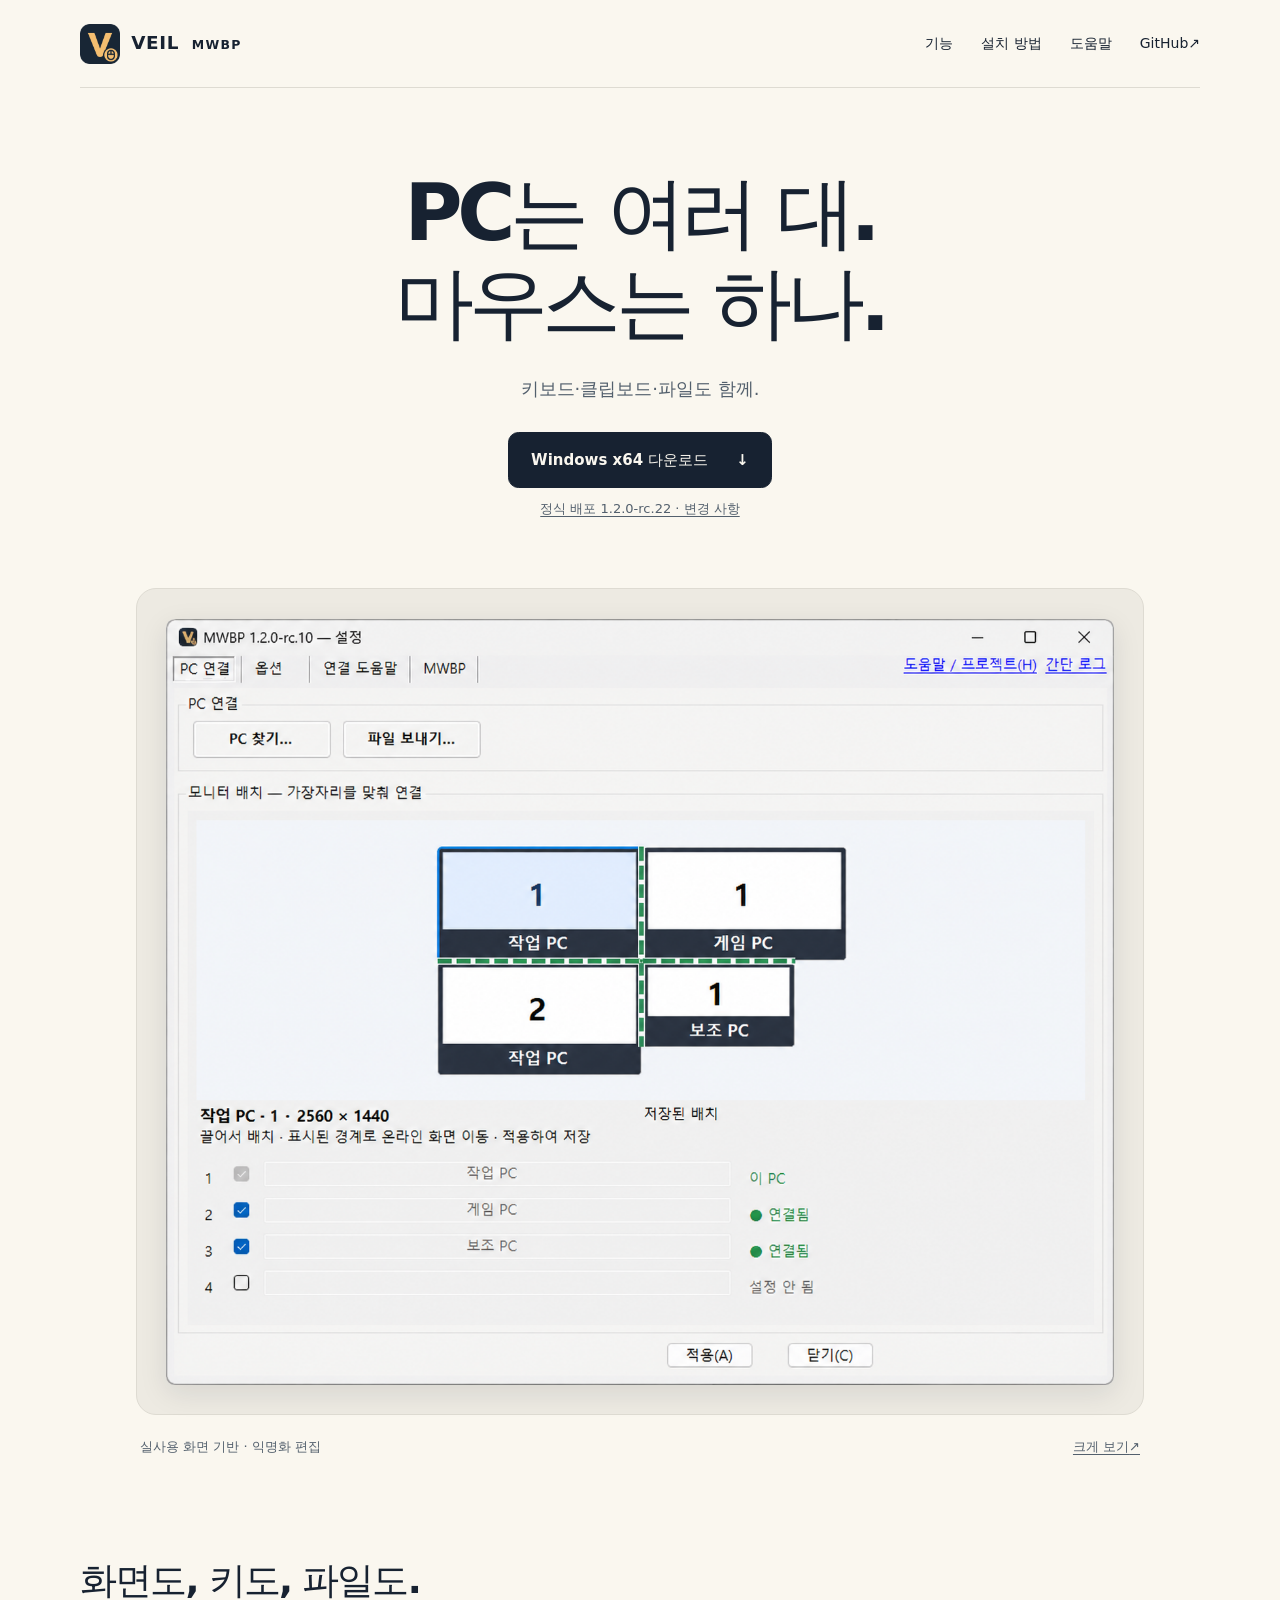
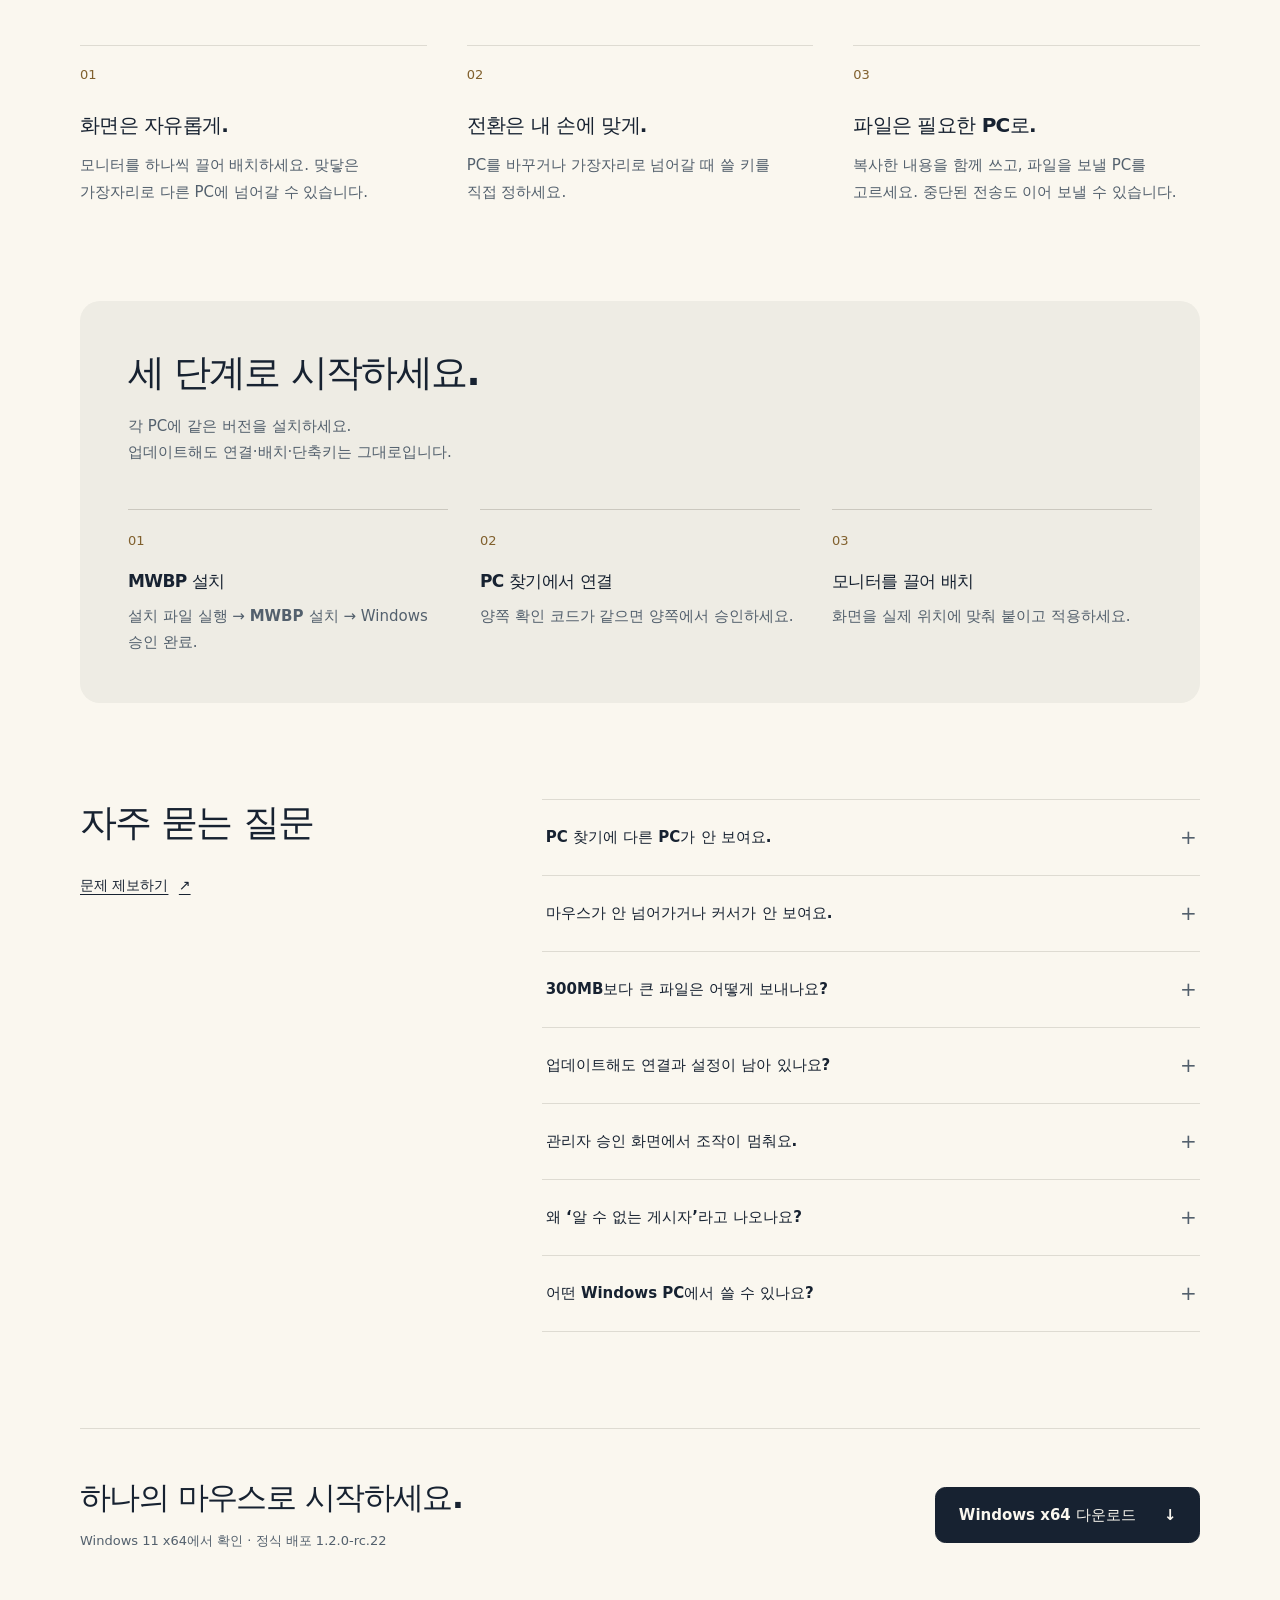
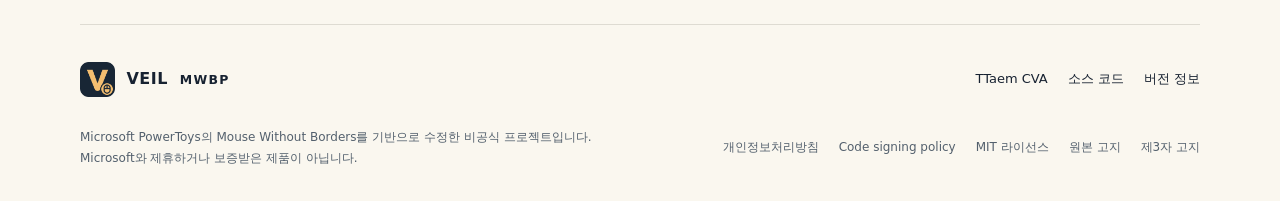
<file: docs/index.html>
<!doctype html>
<html lang="ko">
<head>
  <meta charset="utf-8">
  <meta name="viewport" content="width=device-width, initial-scale=1">
  <meta name="description" content="VEIL MWBP — 마우스와 키보드 하나로 여러 Windows PC를 연결하세요. 모니터별 자유 배치, 클립보드 공유, 파일 보내기. EXE 하나로 설치하고 기존 설정은 그대로.">
  <meta name="theme-color" content="#172231">
  <title>VEIL MWBP — PC는 여러 대. 마우스는 하나.</title>
  <meta property="og:title" content="VEIL MWBP — PC는 여러 대. 마우스는 하나.">
  <meta property="og:description" content="실제 화면으로 만나는 Windows PC 입력 공유. 모니터를 배치하고, PC를 오가고, 파일을 보내세요.">
  <meta property="og:type" content="website">
  <meta property="og:image" content="https://ttaem00.github.io/CVA-VEIL-Mouse_Without_Border_Plus/assets/mwbp-settings-anonymized.png">
  <link rel="icon" href="assets/veil.ico?v=rc10" type="image/x-icon">
  <link rel="stylesheet" href="styles.css?v=product-3">
</head>
<body>
  <a class="skip-link" href="#main">본문으로 건너뛰기</a>
  <header class="site-header wrap">
    <a class="brand" href="#" aria-label="VEIL MWBP 처음으로"><img src="assets/veil.png?v=rc10" width="512" height="512" alt=""><span>VEIL <span class="brand-product">MWBP</span></span></a>
    <nav aria-label="제품 안내"><a href="#features">기능</a><a href="#start">설치 방법</a><a href="#help">도움말</a><a href="https://github.com/ttaem00/CVA-VEIL-Mouse_Without_Border_Plus">GitHub <span aria-hidden="true">↗</span></a></nav>
  </header>
  <main id="main" tabindex="-1">
    <section class="hero wrap">
      <div class="hero-copy">
        <h1>PC는 여러 대.<br>마우스는 하나.</h1>
        <p class="lead">키보드·클립보드·파일도 함께.</p>
        <div class="actions"><a class="button primary" href="https://github.com/ttaem00/CVA-VEIL-Mouse_Without_Border_Plus/releases/download/mwb-v1.2.0-rc.22/VEIL-MWBP-Setup.exe">Windows x64 다운로드 <span aria-hidden="true">↓</span></a></div>
        <a class="release-note" href="https://github.com/ttaem00/CVA-VEIL-Mouse_Without_Border_Plus/releases/tag/mwb-v1.2.0-rc.22" aria-label="정식 배포 1.2.0-rc.22 · 변경 사항 — 다운로드 파일 정보">정식 배포 1.2.0-rc.22 · 변경 사항</a>
      </div>
    </section>
    <figure class="product-shot wrap">
        <a class="screenshot-link" href="assets/mwbp-settings-anonymized.png" target="_blank" rel="noopener" aria-label="PC 이름을 익명화한 MWBP 설정 화면 편집본을 새 탭에서 크게 보기"><img src="assets/mwbp-settings-anonymized.png" width="1394" height="1128" alt="MWBP 1.2.0-rc.10 실사용 화면 기반 익명화 편집본. 작업 PC의 모니터 두 개와 게임 PC·보조 PC의 화면을 배치하고 연결 상태를 확인합니다." fetchpriority="high"></a>
        <figcaption><span>실사용 화면 기반 · 익명화 편집</span><a href="assets/mwbp-settings-anonymized.png" target="_blank" rel="noopener">크게 보기 <span aria-hidden="true">↗</span><span class="visually-hidden"> — 설정 화면, 새 탭</span></a></figcaption>
    </figure>
    <section id="features" class="features wrap" aria-labelledby="features-title">
      <h2 id="features-title">화면도, 키도, 파일도.</h2>
      <div class="feature-grid">
        <article><span class="feature-number" aria-hidden="true">01</span><h3>화면은 자유롭게.</h3><p>모니터를 하나씩 끌어 배치하세요. 맞닿은 가장자리로 다른 PC에 넘어갈 수 있습니다.</p></article>
        <article><span class="feature-number" aria-hidden="true">02</span><h3>전환은 내 손에 맞게.</h3><p>PC를 바꾸거나 가장자리로 넘어갈 때 쓸 키를 직접 정하세요.</p></article>
        <article><span class="feature-number" aria-hidden="true">03</span><h3>파일은 필요한 PC로.</h3><p>복사한 내용을 함께 쓰고, 파일을 보낼 PC를 고르세요. 중단된 전송도 이어 보낼 수 있습니다.</p></article>
      </div>
    </section>
    <section id="start" class="section setup wrap" aria-labelledby="start-title">
      <div class="section-heading"><h2 id="start-title">세 단계로 시작하세요.</h2><p>각 PC에 같은 버전을 설치하세요.<br>업데이트해도 연결·배치·단축키는 그대로입니다.</p></div>
      <ol class="steps">
        <li><span class="step-number" aria-hidden="true">01</span><div><h3>MWBP 설치</h3><p>설치 파일 실행 → <strong>MWBP 설치</strong> → Windows 승인 완료.</p></div></li>
        <li><span class="step-number" aria-hidden="true">02</span><div><h3>PC 찾기에서 연결</h3><p>양쪽 확인 코드가 같으면 양쪽에서 승인하세요.</p></div></li>
        <li><span class="step-number" aria-hidden="true">03</span><div><h3>모니터를 끌어 배치</h3><p>화면을 실제 위치에 맞춰 붙이고 적용하세요.</p></div></li>
      </ol>
    </section>
    <section id="help" class="section help wrap" aria-labelledby="help-title">
      <div class="section-heading"><h2 id="help-title">자주 묻는 질문</h2><a class="text-link" href="https://github.com/ttaem00/CVA-VEIL-Mouse_Without_Border_Plus/issues">문제 제보하기 <span aria-hidden="true">↗</span></a></div>
      <div class="faq">
        <details><summary>PC 찾기에 다른 PC가 안 보여요.</summary><p>두 PC에서 MWBP를 켜고, Windows 방화벽에서 MWBP의 네트워크 사용을 허용했는지 확인하세요. 계속 보이지 않으면 <strong>PC 찾기</strong>에 상대 PC 이름이나 IPv4 주소를 입력하세요.</p><p>연결할 때는 양쪽 화면의 확인 코드가 같은지 확인한 뒤 양쪽에서 승인하세요.</p></details>
        <details><summary>마우스가 안 넘어가거나 커서가 안 보여요.</summary><p>마우스·키보드가 다른 PC에 묶여 클릭할 수 없다면, 장치가 직접 연결된 PC에서 <strong>Ctrl+Alt+Backspace</strong>를 눌러 그 PC로 긴급 복귀하세요. 단축키를 꺼도 사용할 수 있으며 재연결 완료를 기다리지 않습니다. Windows나 장치가 키 입력 자체를 전달하지 않는 장애까지 복구한다고 보장하지는 않습니다.</p><p>클릭할 수 있다면 <strong>PC 연결 → 마우스 입력 복구</strong>로 입력 처리와 연결을 다시 시작할 수 있습니다. 공유가 잠시 끊기며 연결·배치·전환 키·커서 설정은 유지됩니다.</p><p>전체 화면 게임에서도 전환 키로 넘어가려면 <strong>옵션 → 전체 화면 앱에서 화면 전환 차단</strong>을 끄세요. 연결된 PC에도 같은 설정이 적용됩니다.</p><p>버튼으로 해결되지 않는 지연도 있습니다. <strong>Windows 커서 사용</strong>은 이 PC의 대체 커서만 끄며, Windows 마우스 키·숫자패드·PC 전환 설정은 바꾸지 않습니다.</p></details>
        <details><summary>300MB보다 큰 파일은 어떻게 보내나요?</summary><p>큰 파일은 <strong>파일 보내기…</strong> 메뉴에서 받을 PC와 파일을 골라 보내세요. 드래그로도 보낼 수 있습니다. 양쪽 PC에 같은 버전을 설치하고 파일 전송을 허용해야 합니다.</p><p>기본으로 켜진 <strong>자동 전송 300MB 제한</strong>은 복사한 파일 하나가 300MB를 넘을 때 자동 공유를 막는 설정입니다. 정확히 300MB인 파일은 허용하며, 파일 전송 전체의 크기 제한은 아닙니다.</p></details>
        <details><summary>업데이트해도 연결과 설정이 남아 있나요?</summary><p>기존 연결·모니터 배치·단축키·전송 기록과 로그인 시 자동 실행 선택을 유지합니다. 새로 설치할 때는 자동 실행이 기본으로 켜집니다.</p><p>설치된 버전은 설정 창 제목이나 <strong>정보</strong>에서 확인하세요.</p></details>
        <details><summary>관리자 승인 화면에서 조작이 멈춰요.</summary><p>조작을 받는 PC에서 설정을 열고 <strong>MWBP</strong> 탭의 <strong>설치 복구…</strong> 버튼을 누르세요. Windows 승인은 그 PC에서 직접 진행하세요.</p><p>이 설정은 연결된 PC가 관리자 화면을 조작하도록 허용합니다. 같은 Windows 계정의 다른 앱이 이 권한을 악용할 수도 있습니다. Windows 정책으로 허용되지 않아도 일반 마우스 공유와 파일 전송은 사용할 수 있습니다.</p></details>
        <details><summary>왜 ‘알 수 없는 게시자’라고 나오나요?</summary><p>설치 파일에 제작자를 확인하는 디지털 서명이 없기 때문입니다. Windows가 게시자를 확인하지 못해 표시하는 안내입니다.</p><p>설치 전에 <a href="https://github.com/ttaem00/CVA-VEIL-Mouse_Without_Border_Plus/releases/tag/mwb-v1.2.0-rc.22">다운로드 파일 정보</a>에서 파일 이름과 출처를 확인하세요.</p></details>
        <details><summary>어떤 Windows PC에서 쓸 수 있나요?</summary><p>Windows 11 64비트(x64)에서 동작을 확인했습니다. 다른 Windows 구성과 ARM64에서는 동작을 확인하지 않았습니다.</p><p>PowerToys나 .NET은 따로 설치하지 않아도 됩니다. 설치 후 바탕화면이나 시작 메뉴에서 <strong>VEIL MWBP</strong>를 찾아 실행하세요.</p></details>
      </div>
    </section>
    <section id="download" class="download-section wrap" aria-labelledby="download-title"><div><h2 id="download-title">하나의 마우스로 시작하세요.</h2><p>Windows 11 x64에서 확인 · 정식 배포 1.2.0-rc.22</p></div><a class="button primary" href="https://github.com/ttaem00/CVA-VEIL-Mouse_Without_Border_Plus/releases/download/mwb-v1.2.0-rc.22/VEIL-MWBP-Setup.exe">Windows x64 다운로드 <span aria-hidden="true">↓</span></a></section>
  </main>
  <footer class="site-footer wrap">
    <div class="footer-top"><a class="brand" href="#" aria-label="VEIL MWBP 처음으로"><img src="assets/veil.png?v=rc10" width="512" height="512" alt=""><span>VEIL <span class="brand-product">MWBP</span></span></a><nav aria-label="프로젝트"><a href="https://ttaem.com">TTaem CVA</a><a href="https://github.com/ttaem00/CVA-VEIL-Mouse_Without_Border_Plus">소스 코드</a><a href="https://github.com/ttaem00/CVA-VEIL-Mouse_Without_Border_Plus/releases/tag/mwb-v1.2.0-rc.22">버전 정보</a></nav></div>
    <div class="footer-bottom"><p>Microsoft PowerToys의 Mouse Without Borders를 기반으로 수정한 비공식 프로젝트입니다.<br>Microsoft와 제휴하거나 보증받은 제품이 아닙니다.</p><nav aria-label="라이선스와 고지"><a href="privacy.html">개인정보처리방침</a><a href="code-signing-policy.html">Code signing policy</a><a href="https://github.com/ttaem00/CVA-VEIL-Mouse_Without_Border_Plus/blob/main/LICENSE">MIT 라이선스</a><a href="https://github.com/ttaem00/CVA-VEIL-Mouse_Without_Border_Plus/blob/main/NOTICE.md">원본 고지</a><a href="https://github.com/ttaem00/CVA-VEIL-Mouse_Without_Border_Plus/blob/main/VEIL-%20MWBP/THIRD-PARTY-NOTICES.txt">제3자 고지</a></nav></div>
  </footer>
</body>
</html>
</file>
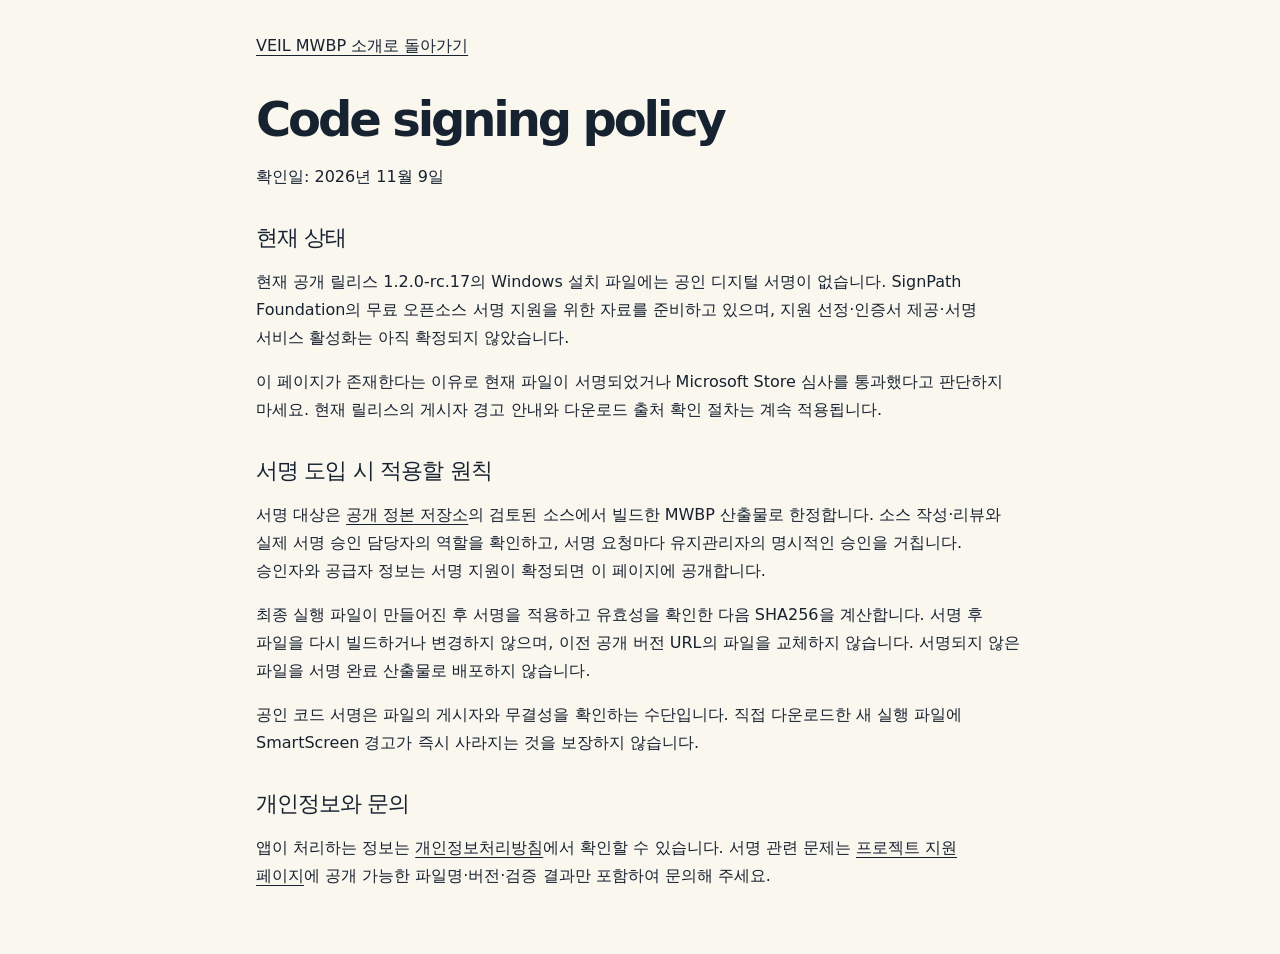
<file: docs/code-signing-policy.html>
<!doctype html>
<html lang="ko">
<head>
  <meta charset="utf-8">
  <meta name="viewport" content="width=device-width, initial-scale=1">
  <title>Code signing policy · VEIL MWBP</title>
  <meta name="description" content="MWBP의 현재 미서명 상태와 릴리스 서명 승인·검증 원칙.">
  <link rel="stylesheet" href="styles.css">
  <link rel="icon" href="assets/veil.ico">
  <style>
    .policy { width: min(48rem, calc(100% - 2rem)); margin: 2rem auto 4rem; }
    .policy h1 { margin-top: 2rem; font-size: clamp(2rem, 6vw, 3rem); }
    .policy h2 { margin-top: 2rem; font-size: 1.4rem; }
    .policy p { margin-top: 1rem; }
  </style>
</head>
<body>
  <a class="skip-link" href="#main">본문으로 건너뛰기</a>
  <main id="main" class="policy" tabindex="-1">
    <a href="./">VEIL MWBP 소개로 돌아가기</a>
    <h1>Code signing policy</h1>
    <p>확인일: 2026년 11월 9일</p>
    <h2>현재 상태</h2>
    <p>현재 공개 릴리스 1.2.0-rc.17의 Windows 설치 파일에는 공인 디지털 서명이 없습니다. SignPath Foundation의 무료 오픈소스 서명 지원을 위한 자료를 준비하고 있으며, 지원 선정·인증서 제공·서명 서비스 활성화는 아직 확정되지 않았습니다.</p>
    <p>이 페이지가 존재한다는 이유로 현재 파일이 서명되었거나 Microsoft Store 심사를 통과했다고 판단하지 마세요. 현재 릴리스의 게시자 경고 안내와 다운로드 출처 확인 절차는 계속 적용됩니다.</p>
    <h2>서명 도입 시 적용할 원칙</h2>
    <p>서명 대상은 <a href="https://github.com/ttaem00/CVA-VEIL-Mouse_Without_Border_Plus">공개 정본 저장소</a>의 검토된 소스에서 빌드한 MWBP 산출물로 한정합니다. 소스 작성·리뷰와 실제 서명 승인 담당자의 역할을 확인하고, 서명 요청마다 유지관리자의 명시적인 승인을 거칩니다. 승인자와 공급자 정보는 서명 지원이 확정되면 이 페이지에 공개합니다.</p>
    <p>최종 실행 파일이 만들어진 후 서명을 적용하고 유효성을 확인한 다음 SHA256을 계산합니다. 서명 후 파일을 다시 빌드하거나 변경하지 않으며, 이전 공개 버전 URL의 파일을 교체하지 않습니다. 서명되지 않은 파일을 서명 완료 산출물로 배포하지 않습니다.</p>
    <p>공인 코드 서명은 파일의 게시자와 무결성을 확인하는 수단입니다. 직접 다운로드한 새 실행 파일에 SmartScreen 경고가 즉시 사라지는 것을 보장하지 않습니다.</p>
    <h2>개인정보와 문의</h2>
    <p>앱이 처리하는 정보는 <a href="privacy.html">개인정보처리방침</a>에서 확인할 수 있습니다. 서명 관련 문제는 <a href="https://github.com/ttaem00/CVA-VEIL-Mouse_Without_Border_Plus/issues">프로젝트 지원 페이지</a>에 공개 가능한 파일명·버전·검증 결과만 포함하여 문의해 주세요.</p>
  </main>
</body>
</html>
</file>
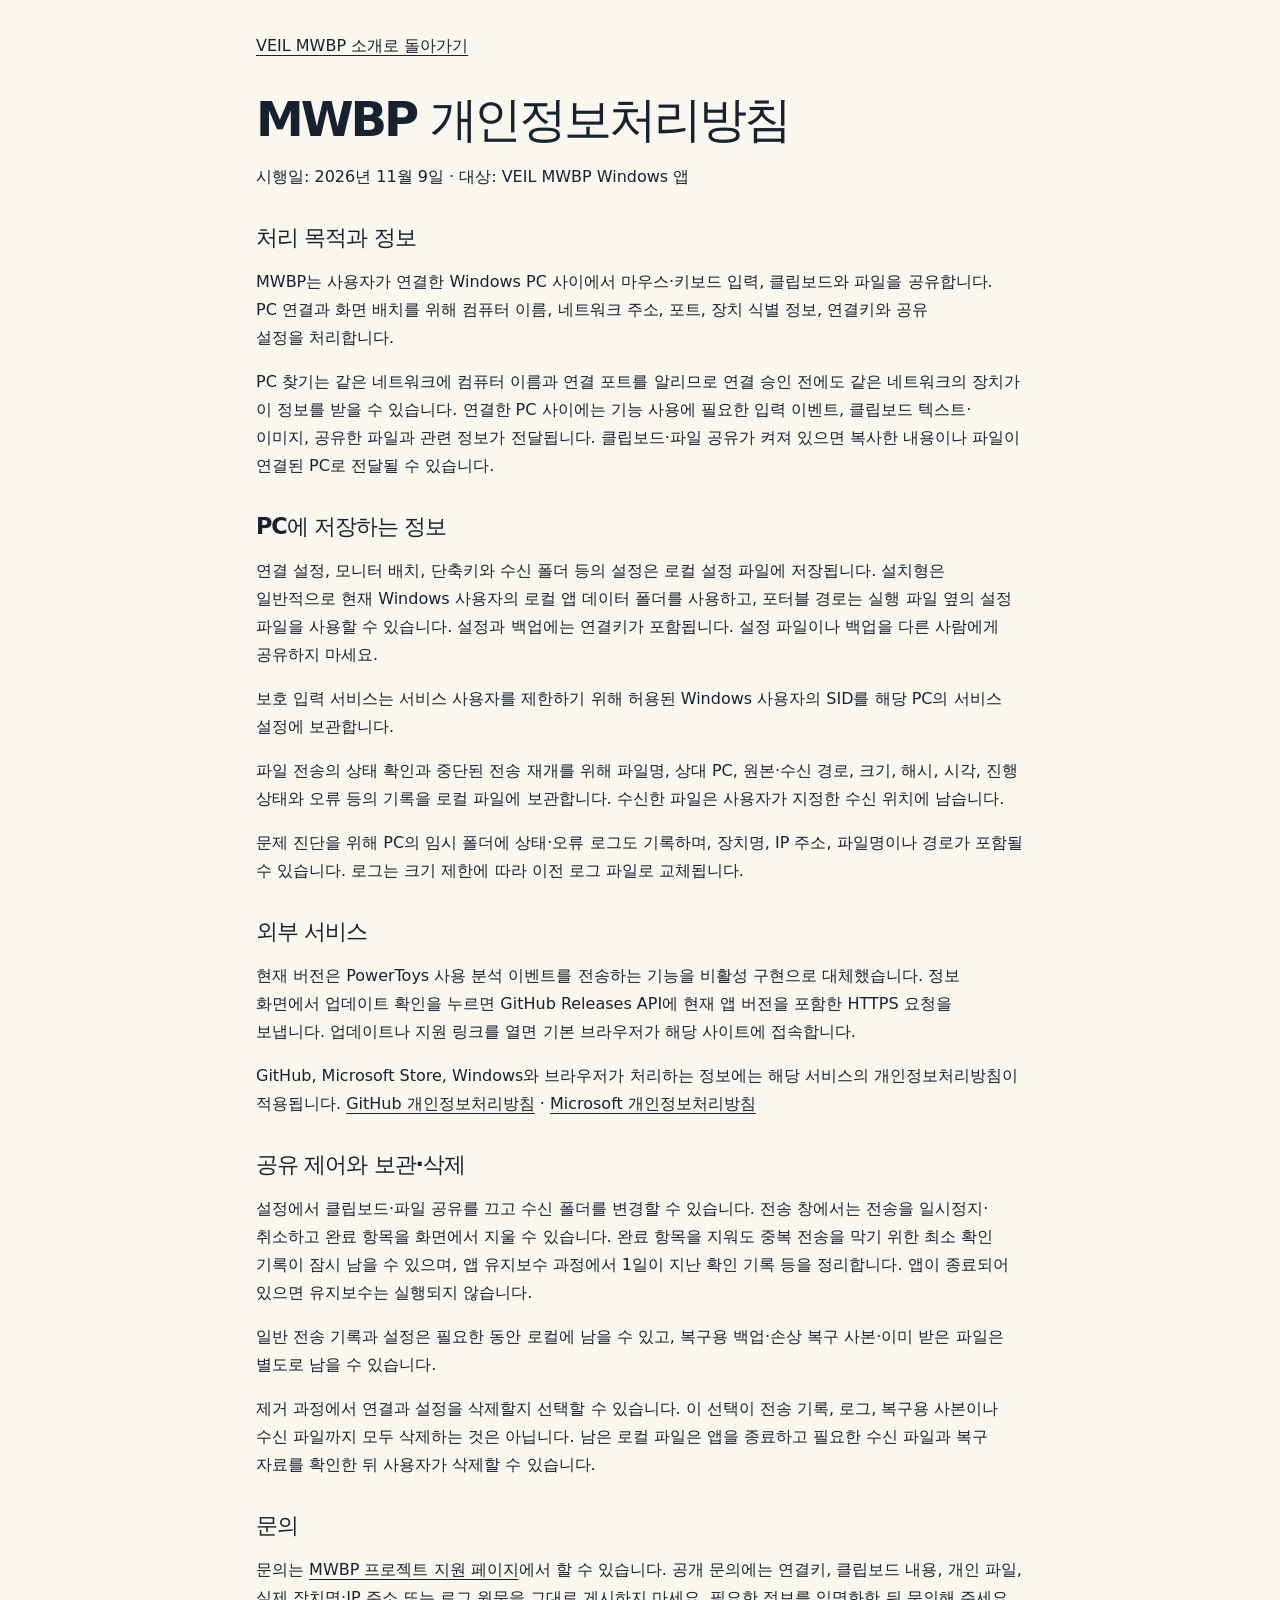
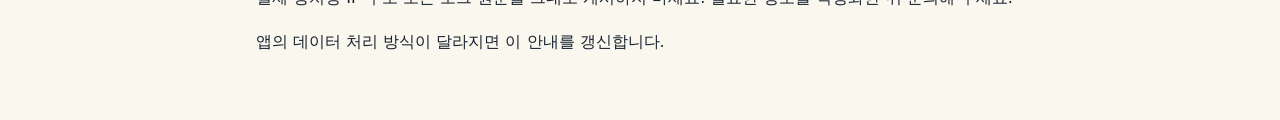
<file: docs/privacy.html>
<!doctype html>
<html lang="ko">
<head>
  <meta charset="utf-8">
  <meta name="viewport" content="width=device-width, initial-scale=1">
  <title>개인정보처리방침 · VEIL MWBP</title>
  <meta name="description" content="MWBP의 PC 간 공유, 로컬 설정과 전송 기록, 진단 로그, 업데이트 확인 및 삭제 범위 안내.">
  <link rel="stylesheet" href="styles.css">
  <link rel="icon" href="assets/veil.ico">
  <style>
    .policy { width: min(48rem, calc(100% - 2rem)); margin: 2rem auto 4rem; }
    .policy h1 { margin-top: 2rem; font-size: clamp(2rem, 6vw, 3rem); }
    .policy h2 { margin-top: 2rem; font-size: 1.4rem; }
    .policy p { margin-top: 1rem; }
  </style>
</head>
<body>
  <a class="skip-link" href="#main">본문으로 건너뛰기</a>
  <main id="main" class="policy" tabindex="-1">
    <a href="./">VEIL MWBP 소개로 돌아가기</a>
    <h1>MWBP 개인정보처리방침</h1>
    <p>시행일: 2026년 11월 9일 · 대상: VEIL MWBP Windows 앱</p>

    <h2>처리 목적과 정보</h2>
    <p>MWBP는 사용자가 연결한 Windows PC 사이에서 마우스·키보드 입력, 클립보드와 파일을 공유합니다. PC 연결과 화면 배치를 위해 컴퓨터 이름, 네트워크 주소, 포트, 장치 식별 정보, 연결키와 공유 설정을 처리합니다.</p>
    <p>PC 찾기는 같은 네트워크에 컴퓨터 이름과 연결 포트를 알리므로 연결 승인 전에도 같은 네트워크의 장치가 이 정보를 받을 수 있습니다. 연결한 PC 사이에는 기능 사용에 필요한 입력 이벤트, 클립보드 텍스트·이미지, 공유한 파일과 관련 정보가 전달됩니다. 클립보드·파일 공유가 켜져 있으면 복사한 내용이나 파일이 연결된 PC로 전달될 수 있습니다.</p>

    <h2>PC에 저장하는 정보</h2>
    <p>연결 설정, 모니터 배치, 단축키와 수신 폴더 등의 설정은 로컬 설정 파일에 저장됩니다. 설치형은 일반적으로 현재 Windows 사용자의 로컬 앱 데이터 폴더를 사용하고, 포터블 경로는 실행 파일 옆의 설정 파일을 사용할 수 있습니다. 설정과 백업에는 연결키가 포함됩니다. 설정 파일이나 백업을 다른 사람에게 공유하지 마세요.</p>
    <p>보호 입력 서비스는 서비스 사용자를 제한하기 위해 허용된 Windows 사용자의 SID를 해당 PC의 서비스 설정에 보관합니다.</p>
    <p>파일 전송의 상태 확인과 중단된 전송 재개를 위해 파일명, 상대 PC, 원본·수신 경로, 크기, 해시, 시각, 진행 상태와 오류 등의 기록을 로컬 파일에 보관합니다. 수신한 파일은 사용자가 지정한 수신 위치에 남습니다.</p>
    <p>문제 진단을 위해 PC의 임시 폴더에 상태·오류 로그도 기록하며, 장치명, IP 주소, 파일명이나 경로가 포함될 수 있습니다. 로그는 크기 제한에 따라 이전 로그 파일로 교체됩니다.</p>

    <h2>외부 서비스</h2>
    <p>현재 버전은 PowerToys 사용 분석 이벤트를 전송하는 기능을 비활성 구현으로 대체했습니다. 정보 화면에서 업데이트 확인을 누르면 GitHub Releases API에 현재 앱 버전을 포함한 HTTPS 요청을 보냅니다. 업데이트나 지원 링크를 열면 기본 브라우저가 해당 사이트에 접속합니다.</p>
    <p>GitHub, Microsoft Store, Windows와 브라우저가 처리하는 정보에는 해당 서비스의 개인정보처리방침이 적용됩니다. <a href="https://docs.github.com/en/site-policy/privacy-policies/github-general-privacy-statement">GitHub 개인정보처리방침</a> · <a href="https://privacy.microsoft.com/privacystatement">Microsoft 개인정보처리방침</a></p>

    <h2>공유 제어와 보관·삭제</h2>
    <p>설정에서 클립보드·파일 공유를 끄고 수신 폴더를 변경할 수 있습니다. 전송 창에서는 전송을 일시정지·취소하고 완료 항목을 화면에서 지울 수 있습니다. 완료 항목을 지워도 중복 전송을 막기 위한 최소 확인 기록이 잠시 남을 수 있으며, 앱 유지보수 과정에서 1일이 지난 확인 기록 등을 정리합니다. 앱이 종료되어 있으면 유지보수는 실행되지 않습니다.</p>
    <p>일반 전송 기록과 설정은 필요한 동안 로컬에 남을 수 있고, 복구용 백업·손상 복구 사본·이미 받은 파일은 별도로 남을 수 있습니다.</p>
    <p>제거 과정에서 연결과 설정을 삭제할지 선택할 수 있습니다. 이 선택이 전송 기록, 로그, 복구용 사본이나 수신 파일까지 모두 삭제하는 것은 아닙니다. 남은 로컬 파일은 앱을 종료하고 필요한 수신 파일과 복구 자료를 확인한 뒤 사용자가 삭제할 수 있습니다.</p>

    <h2>문의</h2>
    <p>문의는 <a href="https://github.com/ttaem00/CVA-VEIL-Mouse_Without_Border_Plus/issues">MWBP 프로젝트 지원 페이지</a>에서 할 수 있습니다. 공개 문의에는 연결키, 클립보드 내용, 개인 파일, 실제 장치명·IP 주소 또는 로그 원문을 그대로 게시하지 마세요. 필요한 정보를 익명화한 뒤 문의해 주세요.</p>
    <p>앱의 데이터 처리 방식이 달라지면 이 안내를 갱신합니다.</p>
  </main>
</body>
</html>
</file>
<file: docs/styles.css>
:root {
  color-scheme: light;
  --paper: #faf7ef; --ink: #172231; --muted: #53606d; --brass: #80602d; --line: #dedbd2;
  font-family: "Segoe UI", "Malgun Gothic", system-ui, sans-serif;
  font-synthesis: none; color: var(--ink); background: var(--paper);
}
* { box-sizing: border-box; }
body { margin: 0; line-height: 1.75; word-break: keep-all; overflow-wrap: anywhere; }
a { color: inherit; text-underline-offset: .25em; }
a:hover { text-decoration-thickness: .12em; }
:where(a, summary):focus-visible { outline: 3px solid var(--brass); outline-offset: 5px; border-radius: 3px; }
main:focus { outline: none; }
img { display: block; max-width: 100%; height: auto; }
h1, h2, h3, p, figure { margin: 0; }
h1, h2, h3 { text-wrap: balance; }
h1 { font-size: clamp(3rem, 1.75rem + 4vw, 5.5rem); line-height: 1.14; letter-spacing: -.065em; font-weight: 750; }
h2 { font-size: clamp(1.9rem, 1.35rem + 1.2vw, 2.65rem); line-height: 1.3; letter-spacing: -.05em; }
h3 { font-size: 1.25rem; line-height: 1.5; letter-spacing: -.035em; }
p { text-wrap: pretty; }
.wrap { width: min(70rem, calc(100% - 4rem)); margin-inline: auto; }
.visually-hidden { position: absolute; width: 1px; height: 1px; padding: 0; margin: -1px; overflow: hidden; clip-path: inset(50%); white-space: nowrap; border: 0; }
.skip-link { position: fixed; z-index: 10; top: .75rem; left: 1rem; padding: .75rem 1rem; background: var(--ink); color: white; transform: translateY(-200%); }
.skip-link:focus { transform: none; }
.site-header { min-height: 5.5rem; display: flex; align-items: center; justify-content: space-between; gap: 1.5rem; border-bottom: 1px solid var(--line); }
.brand { display: inline-flex; align-items: center; gap: .7rem; text-decoration: none; font-size: 1.15rem; font-weight: 750; letter-spacing: .035em; }
.brand img { width: 2.5rem; }
.brand-product { font-size: .78rem; letter-spacing: .1em; font-weight: 600; margin-left: .35rem; }
nav { display: flex; flex-wrap: wrap; align-items: center; gap: .25rem 1.75rem; }
nav a { display: inline-flex; align-items: center; min-height: 2.75rem; font-size: .875rem; text-decoration: none; }
nav a:hover { text-decoration: underline; }
.hero { text-align: center; padding-block: 5rem 3.5rem; }
.lead { font-size: 1.125rem; color: var(--muted); margin-top: 1.5rem; }
.actions { display: flex; justify-content: center; margin-top: 1.75rem; }
.button { display: inline-flex; justify-content: center; align-items: center; gap: 1.75rem; min-height: 3.5rem; padding: .8rem 1.4rem; font-size: .9375rem; font-weight: 650; text-decoration: none; border: 1px solid var(--ink); border-radius: .65rem; transition: background-color .15s; }
.primary { background: var(--ink); color: var(--paper); }
.primary:hover { background: #2a3d51; }
.text-link { display: inline-flex; align-items: center; gap: .65rem; min-height: 2.75rem; font-size: .875rem; }
.release-note { display: inline-block; min-height: 2.75rem; padding-block: .65rem; color: var(--muted); font-size: .8125rem; }
.product-shot { max-width: 63rem; }
.screenshot-link { display: block; padding: clamp(.5rem, 2.3vw, 2rem); background: #edeae2; border: 1px solid var(--line); border-radius: 1.25rem; cursor: zoom-in; }
.screenshot-link img { width: 100%; border-radius: .55rem; box-shadow: 0 8px 28px #1722311a; }
figcaption { display: flex; justify-content: space-between; align-items: center; flex-wrap: wrap; gap: .25rem 1rem; color: var(--muted); font-size: .8125rem; padding-inline: .25rem; margin-top: .6rem; }
figcaption a { display: inline-flex; align-items: center; min-height: 2.75rem; }
.features { padding-block: 5.5rem 6rem; }
.feature-grid { display: grid; grid-template-columns: repeat(3, minmax(0, 1fr)); gap: 2.5rem; margin-top: 2.5rem; }
.feature-grid article { border-top: 1px solid var(--line); padding-top: 1.1rem; }
.feature-number { display: block; color: var(--brass); font-size: .8125rem; font-variant-numeric: tabular-nums; margin-bottom: 1.5rem; }
.features p { color: var(--muted); font-size: .9375rem; margin-top: .75rem; }
.section { scroll-margin-top: 2rem; }
.section-heading > p { color: var(--muted); font-size: .9375rem; margin-top: 1rem; }
.setup { padding: 3rem; background: #eeece4; border-radius: 1.25rem; }
.steps { display: grid; grid-template-columns: repeat(3, minmax(0, 1fr)); gap: 2rem; list-style: none; margin: 2.75rem 0 0; padding: 0; }
.steps li { border-top: 1px solid #cbc8bf; padding-top: 1.25rem; }
.step-number { display: block; color: var(--brass); font-size: .8125rem; font-variant-numeric: tabular-nums; margin-bottom: 1rem; }
.steps h3 { font-size: 1.0625rem; }
.steps p { color: var(--muted); font-size: .9375rem; margin-top: .5rem; }
.help { display: grid; grid-template-columns: 1fr 1.65fr; align-items: start; gap: 4rem; padding-block: 6rem; }
.help .text-link { margin-top: 1rem; }
details { border-top: 1px solid var(--line); }
details:last-child { border-bottom: 1px solid var(--line); }
summary { display: flex; justify-content: space-between; align-items: center; gap: 1rem; cursor: pointer; list-style: none; font-size: .9375rem; font-weight: 600; padding: 1.25rem .2rem; }
summary::-webkit-details-marker { display: none; }
summary::after { content: "+"; flex: none; color: var(--muted); font-size: 1.25rem; font-weight: 400; }
details[open] summary::after { content: "−"; }
details p { margin: 0 .2rem 1.3rem; color: var(--muted); font-size: .9375rem; }
.download-section { display: flex; justify-content: space-between; align-items: center; flex-wrap: wrap; gap: 2rem; padding-block: 3rem 4.5rem; border-top: 1px solid var(--line); }
.download-section h2 { font-size: clamp(1.7rem, 1.15rem + 1vw, 2.25rem); }
.download-section p { color: var(--muted); font-size: .8125rem; margin-top: .75rem; }
.site-footer { border-top: 1px solid var(--line); padding-block: 2rem; }
.footer-top, .footer-bottom { display: flex; justify-content: space-between; align-items: center; gap: 1rem 2rem; flex-wrap: wrap; }
.site-footer .brand { font-size: 1rem; }
.site-footer .brand img { width: 2.2rem; }
.site-footer nav { gap: .25rem 1.25rem; }
.site-footer nav a { font-size: .8125rem; }
.footer-bottom { margin-top: 1.5rem; align-items: end; }
.footer-bottom p, .footer-bottom nav a { font-size: .75rem; color: var(--muted); }
@media (max-width: 54rem) {
  .hero { padding-block: 4rem 2.5rem; }
  .feature-grid { gap: 1.5rem; }
  .setup { padding: 2rem; }
  .steps { gap: 1.5rem; }
  .help { grid-template-columns: 1fr; gap: 2rem; }
}
@media (max-width: 40rem) {
  .wrap { width: calc(100% - 2.5rem); }
  .site-header { flex-wrap: wrap; min-height: 0; padding-block: 1rem .6rem; gap: .5rem 1rem; }
  nav { gap: .25rem 1.25rem; }
  nav a { font-size: .8125rem; }
  .hero { padding-block: 3rem 2rem; }
  h1 { font-size: clamp(2.5rem, 1.5rem + 5vw, 3.5rem); }
  .lead { font-size: 1rem; margin-top: 1.25rem; }
  .actions { margin-top: 1.5rem; }
  .screenshot-link { border-radius: .8rem; }
  .screenshot-link img { border-radius: .35rem; }
  figcaption { font-size: .75rem; gap: 0 .5rem; }
  .features { padding-block: 3.5rem; }
  .feature-grid, .steps { grid-template-columns: 1fr; gap: 1.75rem; margin-top: 1.75rem; }
  .feature-number { margin-bottom: .65rem; }
  .setup { padding: 1.5rem; }
  .steps li { display: grid; grid-template-columns: 1.5rem 1fr; gap: 1rem; }
  .step-number { padding-top: .15rem; margin: 0; }
  .help { padding-block: 3.5rem; }
  .download-section { padding-block: 2.5rem 3rem; }
  .footer-bottom { gap: .75rem; }
}
@media (prefers-reduced-motion: reduce) { .button { transition: none; } }
@media (forced-colors: active) { .button { border-color: ButtonText; } .screenshot-link { outline: 1px solid CanvasText; } }
</file>
